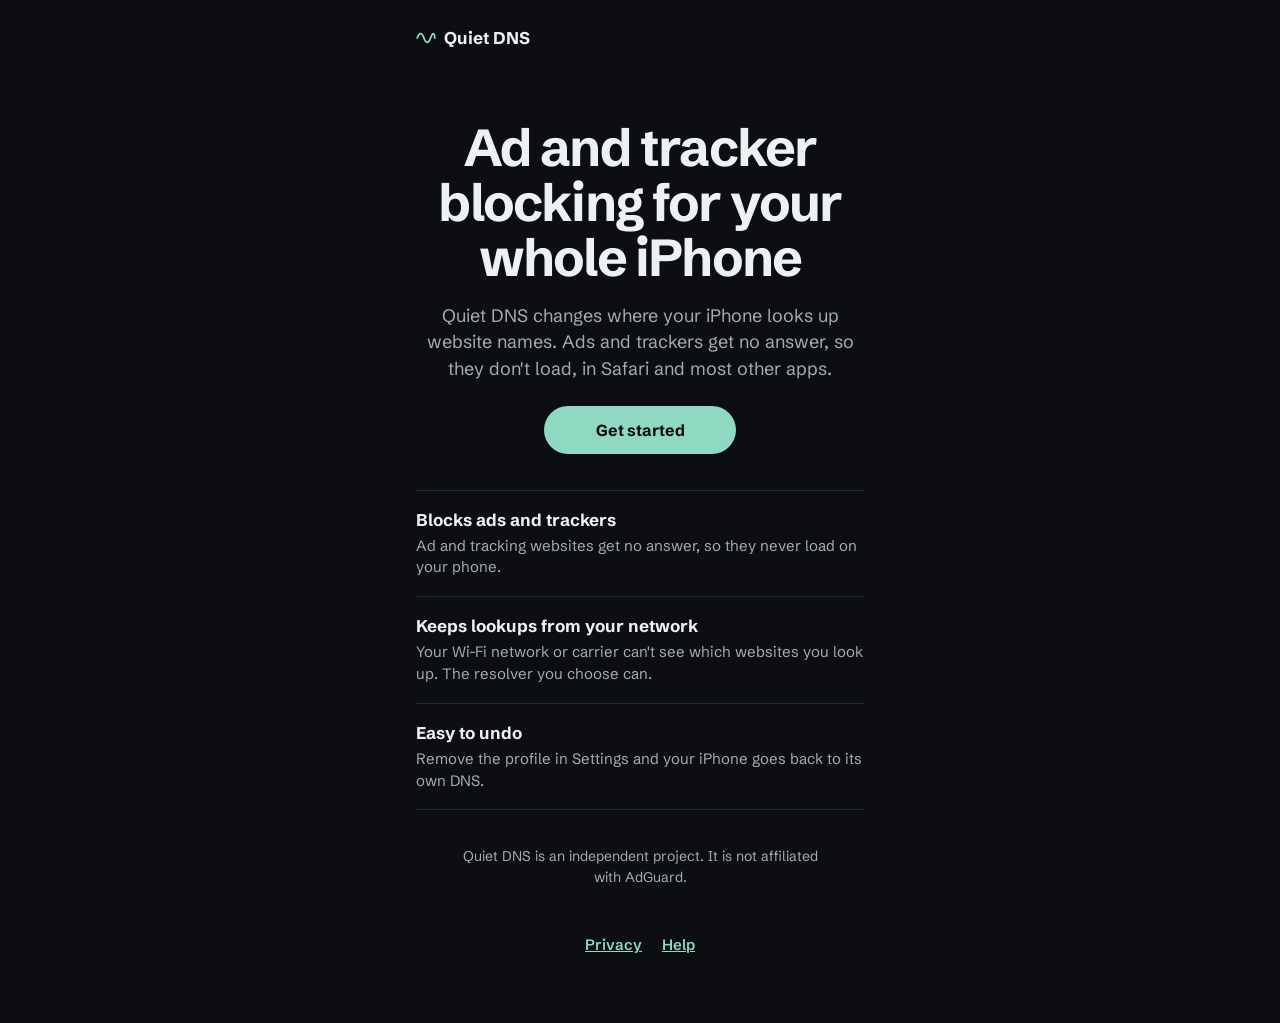
<file: index.html>
<!doctype html>
<html lang="en">
<head>
  <meta charset="utf-8">
  <meta name="viewport" content="width=device-width, initial-scale=1">
  <title>Quiet DNS</title>
  <meta http-equiv="refresh" content="0; url=site/">
  <link rel="canonical" href="site/">
  <script>window.location.replace("site/" + window.location.search + window.location.hash);</script>
</head>
<body>
  <p>Opening <a href="site/">Quiet DNS</a>…</p>
</body>
</html>
</file>
<file: site/site.css>
/* Quiet DNS website. A dark page with one soft mint colour for "on". The switch on the dashboard is the main
   control. The type is Schibsted Grotesk, served from this folder. */

@font-face {
  font-family: "Schibsted Grotesk";
  src: url("fonts/schibsted-grotesk-latin-wght-normal.woff2") format("woff2");
  font-weight: 400 900;
  font-style: normal;
  font-display: swap;
}

/* Dark is the default. Light is available in Settings, and System follows the phone. */
:root {
  color-scheme: dark;
  --bg: #0C0E11;
  --raised: #14171C;
  --track: #252B34;
  --text: #EEF1F4;
  --text-2: #A3ACB7;
  --line: #242A33;
  --on: #8FD8C2;
  --on-ink: #0C0E11;
  --knob: #EEF1F4;
  --knob-ink: #0C0E11;
  --amber: #E8B45C;
  --focus: #8FD8C2;
  --ease: cubic-bezier(.2, .7, .2, 1);
  --font: "Schibsted Grotesk", "Helvetica Neue", Arial, sans-serif;
  --mono: ui-monospace, "SF Mono", Menlo, Consolas, monospace;
}
:root[data-theme="light"] {
  color-scheme: light;
  --bg: #F5F6F7;
  --raised: #FFFFFF;
  --track: #E3E6EA;
  --text: #111316;
  --text-2: #5B636E;
  --line: #DDE1E6;
  --on: #1F7A63;
  --on-ink: #FFFFFF;
  --knob: #111316;
  --knob-ink: #F5F6F7;
  --amber: #8F5A00;
  --focus: #1F7A63;
}
@media (prefers-color-scheme: light) {
  :root:not([data-theme="dark"]) {
    color-scheme: light;
    --bg: #F5F6F7;
    --raised: #FFFFFF;
    --track: #E3E6EA;
    --text: #111316;
    --text-2: #5B636E;
    --line: #DDE1E6;
    --on: #1F7A63;
    --on-ink: #FFFFFF;
    --knob: #111316;
    --knob-ink: #F5F6F7;
    --amber: #8F5A00;
    --focus: #1F7A63;
  }
}

/* Base */
[hidden] { display: none !important; }
*, *::before, *::after { box-sizing: border-box; }
html, body { background: var(--bg); }
body {
  margin: 0;
  min-height: 100vh;
  color: var(--text);
  font: 400 1.0625rem/1.5 var(--font);
  -webkit-font-smoothing: antialiased;
  -webkit-tap-highlight-color: transparent;
}
h1, h2, p, dl, dd, dt, pre, figure { margin: 0; }
ul, ol { margin: 0; padding: 0; list-style: none; }
a { color: var(--on); }
code { font-family: var(--mono); }
::selection { background: var(--on); color: var(--on-ink); }
:focus-visible { outline: 3px solid var(--focus); outline-offset: 3px; }
[tabindex="-1"]:focus { outline: none; }
.sr-only {
  position: absolute;
  width: 1px;
  height: 1px;
  overflow: hidden;
  clip: rect(0 0 0 0);
  white-space: nowrap;
}

/* Layout: one column. The home page centres its hero; the reading pages are left-aligned. */
.wrap {
  max-width: 30rem;
  margin: 0 auto;
  padding: max(16px, env(safe-area-inset-top)) max(16px, env(safe-area-inset-right)) 56px max(16px, env(safe-area-inset-left));
}
body.installed .wrap { padding-bottom: 184px; }
.screen { display: grid; gap: 28px; padding-top: 12px; }
.screen > * { min-width: 0; }

/* Header: Back on screens below Home, the brand on the browser home page */
.bar { display: flex; align-items: center; min-height: 44px; }
.bar a { min-height: 44px; margin-inline: -8px; padding-inline: 8px; align-items: center; text-decoration: none; }
.back { display: none; font-weight: 600; }
.brand { display: none; gap: 8px; color: var(--text); font-size: 1.0625rem; font-weight: 700; }
body:not(.installed)[data-screen="home"] .brand { display: inline-flex; }
body[data-screen]:not([data-screen="home"]) .back { display: inline-flex; }
body.installed[data-screen="home"] .bar { display: none; }
.mark { flex: none; width: 1.25rem; height: 1.25rem; fill: none; stroke: var(--on); stroke-width: 2.2; stroke-linecap: round; stroke-linejoin: round; }

/* Type */
.title { font: 700 2.125rem/1.08 var(--font); letter-spacing: -.03em; text-wrap: balance; }
.lede { color: var(--text-2); font-size: 1.125rem; line-height: 1.45; text-wrap: pretty; }
.note { color: var(--text-2); font-size: .9375rem; line-height: 1.45; text-wrap: pretty; }
.fine { color: var(--text-2); font-size: .875rem; line-height: 1.45; text-wrap: pretty; }
.field-label { font: 600 .9375rem/1.2 var(--font); color: var(--text-2); }
.section-title { font: 700 1.25rem/1.3 var(--font); letter-spacing: -.01em; }
/* A link inside a sentence stays inline, so it can't stretch the line. A link on its own line gets a full tap target. */
.textlink { font-weight: 600; }
.link-action {
  display: inline-flex;
  align-items: center;
  min-height: 44px;
  padding: 0;
  border: 0;
  background: none;
  color: var(--on);
  font: inherit;
  font-weight: 600;
  text-align: left;
  cursor: pointer;
}

/* Browser home page. The dashboard only shows in the installed app. */
body.installed .landing { display: none; }
body:not(.installed) .dashboard { display: none; }
.landing { display: grid; gap: 36px; justify-items: center; text-align: center; padding-top: 48px; }
.hero { display: grid; gap: 18px; justify-items: center; }
.hero-title { font: 700 2.5rem/1.06 var(--font); letter-spacing: -.035em; text-wrap: balance; max-width: 13em; }
.hero .lede { max-width: 24em; }
.hero .btn { width: auto; min-width: 12rem; margin-top: 6px; }
.landing .fine { max-width: 26em; }
.benefits {
  justify-self: stretch;
  display: grid;
  width: 100%;
  border-top: 1px solid var(--line);
  text-align: left;
}
.benefits li { display: grid; gap: 4px; padding: 18px 0; border-bottom: 1px solid var(--line); }
.benefits h2 { font: 700 1.0625rem/1.3 var(--font); }
.benefits p { color: var(--text-2); font-size: .9375rem; line-height: 1.45; text-wrap: pretty; }
.fine-links { display: flex; flex-wrap: wrap; justify-content: center; gap: 0 20px; }
.fine-links a { display: inline-flex; align-items: center; min-height: 44px; font-weight: 600; font-size: .9375rem; }

/* Dashboard */
.dashboard { display: grid; gap: 40px; }
.brand-title { display: flex; align-items: center; gap: 8px; font: 700 1.0625rem/1.2 var(--font); }

/* First run: three steps, shown until the first profile is downloaded */
.start { display: grid; gap: 14px; padding-top: 18px; border-top: 2px solid var(--on); }
.start-title { font: 700 1.125rem/1.3 var(--font); }

/* The switch: two words in a track, and a knob that sits under the current one */
.power { display: grid; justify-items: center; gap: 16px; padding-top: 12px; text-align: center; }
.switch-big { position: relative; display: inline-block; border-radius: 999px; cursor: pointer; }
.switch-input {
  position: absolute;
  inset: 0;
  z-index: 2;
  width: 100%;
  height: 100%;
  margin: 0;
  opacity: 0;
  border-radius: 999px;
  cursor: pointer;
}
.switch-input:focus-visible ~ .track { outline: 3px solid var(--focus); outline-offset: 5px; }
.track {
  position: relative;
  display: grid;
  grid-template-columns: 1fr 1fr;
  align-items: center;
  width: 13.5rem;
  height: 4.25rem;
  border-radius: 999px;
  background: var(--track);
  font: 700 1.125rem/1 var(--font);
}
.track-off, .track-on {
  position: relative;
  z-index: 1;
  text-align: center;
  color: var(--text-2);
  transition: color .3s var(--ease);
}
.track-off { color: var(--knob-ink); }
.knob {
  position: absolute;
  top: 4px;
  bottom: 4px;
  left: 4px;
  width: calc(50% - 4px);
  border-radius: 999px;
  background: var(--knob);
  transition: transform .35s var(--ease), background-color .35s var(--ease);
}
.is-on .knob { transform: translateX(calc(100% + 4px)); background: var(--on); }
.is-on .track-off { color: var(--text-2); }
.is-on .track-on { color: var(--on-ink); }
.status-title { font: 700 1.5rem/1.2 var(--font); letter-spacing: -.015em; }
.status-sub { color: var(--text-2); }

/* Filter: a row of three one-tap choices. */
.field { display: grid; gap: 14px; }
/* The choices pill, used by the theme and text-size settings. */
.choices {
  display: grid;
  grid-template-columns: repeat(3, minmax(0, 1fr));
  gap: 4px;
  padding: 4px;
  border-radius: 999px;
  background: var(--track);
}
.choices label { position: relative; display: flex; }
.choices input {
  position: absolute;
  width: 1px;
  height: 1px;
  margin: 0;
  opacity: 0;
  pointer-events: none;
}
.choices span {
  flex: 1;
  display: flex;
  align-items: center;
  justify-content: center;
  min-height: 44px;
  padding: 0 6px;
  border-radius: 999px;
  color: var(--text-2);
  font-size: .9375rem;
  font-weight: 600;
  text-align: center;
  cursor: pointer;
  transition: background-color .2s var(--ease), color .2s var(--ease);
}
.choices input:checked + span { background: var(--text); color: var(--bg); }
.choices input:focus-visible + span { outline: 3px solid var(--focus); outline-offset: 2px; }

/* Sections: plain rows with a hairline between each */
.sections { display: grid; }
.sections li { border-top: 1px solid var(--line); }
.sections li:last-child { border-bottom: 1px solid var(--line); }
.sections a {
  display: flex;
  align-items: center;
  justify-content: space-between;
  gap: 16px;
  min-height: 56px;
  color: var(--text);
  font-size: 1.0625rem;
  font-weight: 600;
  text-decoration: none;
}
.sections .value { color: var(--text-2); font-weight: 400; }
.sections a:active { color: var(--on); }

/* Options: flat rows with a switch on the right. The key name shows only when Show profile keys is on. */
.opts { display: grid; border-top: 1px solid var(--line); }
.opt {
  position: relative;
  display: flex;
  align-items: center;
  justify-content: space-between;
  gap: 20px;
  min-height: 64px;
  padding: 14px 0;
  border-bottom: 1px solid var(--line);
  cursor: pointer;
}
.opt-main { display: grid; gap: 4px; min-width: 0; }
.opt-label { font: 600 1.0625rem/1.3 var(--font); }
.opt-desc { color: var(--text-2); font-size: .9375rem; line-height: 1.4; text-wrap: pretty; }
code.key {
  display: block;
  margin-top: 2px;
  color: var(--text-2);
  font-size: .8125rem;
  line-height: 1.4;
  overflow-wrap: anywhere;
}
body.hide-keys code.key { display: none; }

/* Small switch: the input covers the drawn switch, so a click or Space on either works */
.switch-wrap { position: relative; flex: none; width: 3.25rem; height: 1.875rem; }
.switch-ui {
  position: absolute;
  inset: 0;
  border-radius: 999px;
  background: var(--track);
  transition: background-color .3s var(--ease);
}
.switch-ui::after {
  content: "";
  position: absolute;
  top: 3px;
  left: 3px;
  width: 1.5rem;
  height: 1.5rem;
  border-radius: 999px;
  background: var(--knob);
  transition: transform .3s var(--ease), background-color .3s var(--ease);
}
.switch-input:checked + .switch-ui { background: var(--on); }
.switch-input:checked + .switch-ui::after { transform: translateX(1.375rem); background: var(--on-ink); }
.switch-input:focus-visible + .switch-ui { outline: 3px solid var(--focus); outline-offset: 3px; }

/* Buttons: one filled pill. Disabled reads as a quiet track. */
.btn {
  display: inline-flex;
  align-items: center;
  justify-content: center;
  min-height: 48px;
  padding: 0 24px;
  border: 0;
  border-radius: 999px;
  background: var(--on);
  color: var(--on-ink);
  font: 700 1rem/1 var(--font);
  text-decoration: none;
  cursor: pointer;
}
.btn:focus-visible { outline: 3px solid var(--focus); outline-offset: 3px; }
.btn:disabled { background: var(--track); color: var(--text-2); cursor: default; }
.btn-sm { min-height: 44px; padding: 0 20px; font-size: .9375rem; }
/* A quieter button beside Save: the track colour, not the mint */
.btn-quiet { background: var(--track); color: var(--text); }
.btn-quiet:disabled { background: var(--track); color: var(--text-2); }

/* Steps: numbered only because they really are in order */
.steps { display: grid; gap: 16px; counter-reset: step; }
/* The text of a step flows as normal text, so bold words and links stay inside their sentence.
   The number hangs in the margin. Pictures and paragraphs inside a step stack below its text. */
.steps li {
  counter-increment: step;
  position: relative;
  padding-left: 2rem;
  line-height: 1.5;
}
.steps li > * + * { margin-top: 12px; }
.steps li::before {
  position: absolute;
  top: 0;
  left: 0;
  content: counter(step);
  color: var(--on);
  font: 700 1rem/1.5 var(--font);
  font-variant-numeric: tabular-nums;
}
.steps strong { font-weight: 600; }

/* The install steps have more room between them, for their pictures */
.steps-tutorial { gap: 36px; }
.shots { display: flex; flex-wrap: wrap; gap: 20px; }
.shot { display: grid; gap: 8px; width: min(100%, 15rem); }
.shot img {
  display: block;
  width: 100%;
  height: auto;
  border: 1px solid var(--line);
  border-radius: 16px;
  background: var(--raised);
}
.shot figcaption { color: var(--text-2); font-size: .875rem; line-height: 1.4; }

/* Notes and points: hairline rows, no boxes */
.notes { display: grid; border-top: 1px solid var(--line); }
.notes > div {
  display: grid;
  gap: 4px;
  padding: 14px 0;
  border-bottom: 1px solid var(--line);
}
.notes dt { font: 600 1rem/1.3 var(--font); }
.notes dd { color: var(--text-2); font-size: .9375rem; line-height: 1.45; text-wrap: pretty; }
.points { display: grid; border-top: 1px solid var(--line); }
.points li {
  padding: 14px 0;
  border-bottom: 1px solid var(--line);
  color: var(--text-2);
  line-height: 1.45;
  text-wrap: pretty;
}
.points strong { color: var(--text); font-weight: 600; }

/* Facts: label on the left, value on the right */
.facts { display: grid; border-top: 1px solid var(--line); }
.facts > div {
  display: flex;
  justify-content: space-between;
  align-items: baseline;
  gap: 16px;
  padding: 14px 0;
  border-bottom: 1px solid var(--line);
}
.facts dt { flex: none; color: var(--text-2); }
.facts dd { min-width: 0; font-weight: 600; text-align: right; overflow-wrap: anywhere; }

/* A warning is a single amber rule beside the text */
.callout {
  padding-left: 16px;
  border-left: 3px solid var(--amber);
  color: var(--text);
  line-height: 1.45;
}

.actions { display: grid; gap: 14px; }
.actions .btn { width: 100%; }
.status-line { min-height: 1.5em; color: var(--text-2); font-size: .9375rem; line-height: 1.45; }

/* Details: a plus or minus at the right, hairlines between */
.more { border-top: 1px solid var(--line); }
.more:last-of-type { border-bottom: 1px solid var(--line); }
.more summary {
  display: flex;
  align-items: center;
  justify-content: space-between;
  gap: 16px;
  min-height: 56px;
  font-weight: 600;
  cursor: pointer;
  list-style: none;
}
.more summary::-webkit-details-marker { display: none; }
.more summary::after {
  content: "+";
  flex: none;
  color: var(--text-2);
  font-size: 1.375rem;
  font-weight: 400;
  line-height: 1;
}
.more[open] summary::after { content: "\2212"; }
.more > p { padding-bottom: 18px; color: var(--text-2); font-size: .9375rem; line-height: 1.5; text-wrap: pretty; }
.more > .code, .more > .points { margin-bottom: 18px; }
.more > .points li { padding: 12px 0; font-size: .9375rem; }
.code {
  max-width: 100%;
  overflow-x: auto;
  padding: 16px;
  border-radius: 10px;
  background: var(--raised);
  color: var(--text-2);
  font: 400 .8125rem/1.6 var(--mono);
  white-space: pre-wrap;
  overflow-wrap: anywhere;
}

/* Save bar: only in the installed app, pinned to the bottom */
.savebar { display: none; }
body.installed .savebar {
  display: block;
  position: fixed;
  left: 0;
  right: 0;
  bottom: 0;
  z-index: 10;
  padding: 14px max(16px, env(safe-area-inset-right)) max(14px, env(safe-area-inset-bottom)) max(16px, env(safe-area-inset-left));
  border-top: 1px solid var(--line);
  background: var(--raised);
}
.savebar-inner {
  display: flex;
  align-items: center;
  gap: 12px;
  max-width: 30rem;
  margin: 0 auto;
}
.savebar-main { flex: 1; min-width: 0; display: grid; gap: 2px; }
.savebar-text { display: flex; align-items: center; gap: 8px; font: 700 1rem/1.3 var(--font); }
.savebar-text::before {
  content: "";
  flex: none;
  width: 8px;
  height: 8px;
  border-radius: 999px;
  background: var(--on);
}
.savebar-text.is-unsaved::before { background: var(--amber); }
.save-status { color: var(--text-2); font-size: .875rem; line-height: 1.35; text-wrap: pretty; }

/* Larger text, chosen in Settings. Every size on the page is in rem, so the whole site scales. */
html[data-text="larger"] { font-size: 112.5%; }

/* Larger type from a wider phone or a tablet */
@media (min-width: 40rem) {
  .title { font-size: 2.625rem; }
  .hero-title { font-size: 3.25rem; }
  .status-title { font-size: 1.75rem; }
}

/* Hover only where a pointer exists. The chosen filter is never dimmed. */
@media (hover: hover) {
  .sections a:hover { color: var(--on); }
  .btn:hover:not(:disabled) { opacity: .88; }
  .choices label:hover input:not(:checked) + span { color: var(--text); }
}

@media (prefers-reduced-motion: reduce) {
  *, *::before, *::after {
    animation-duration: .01ms !important;
    animation-iteration-count: 1 !important;
    transition-duration: .01ms !important;
    scroll-behavior: auto !important;
  }
}
</file>
